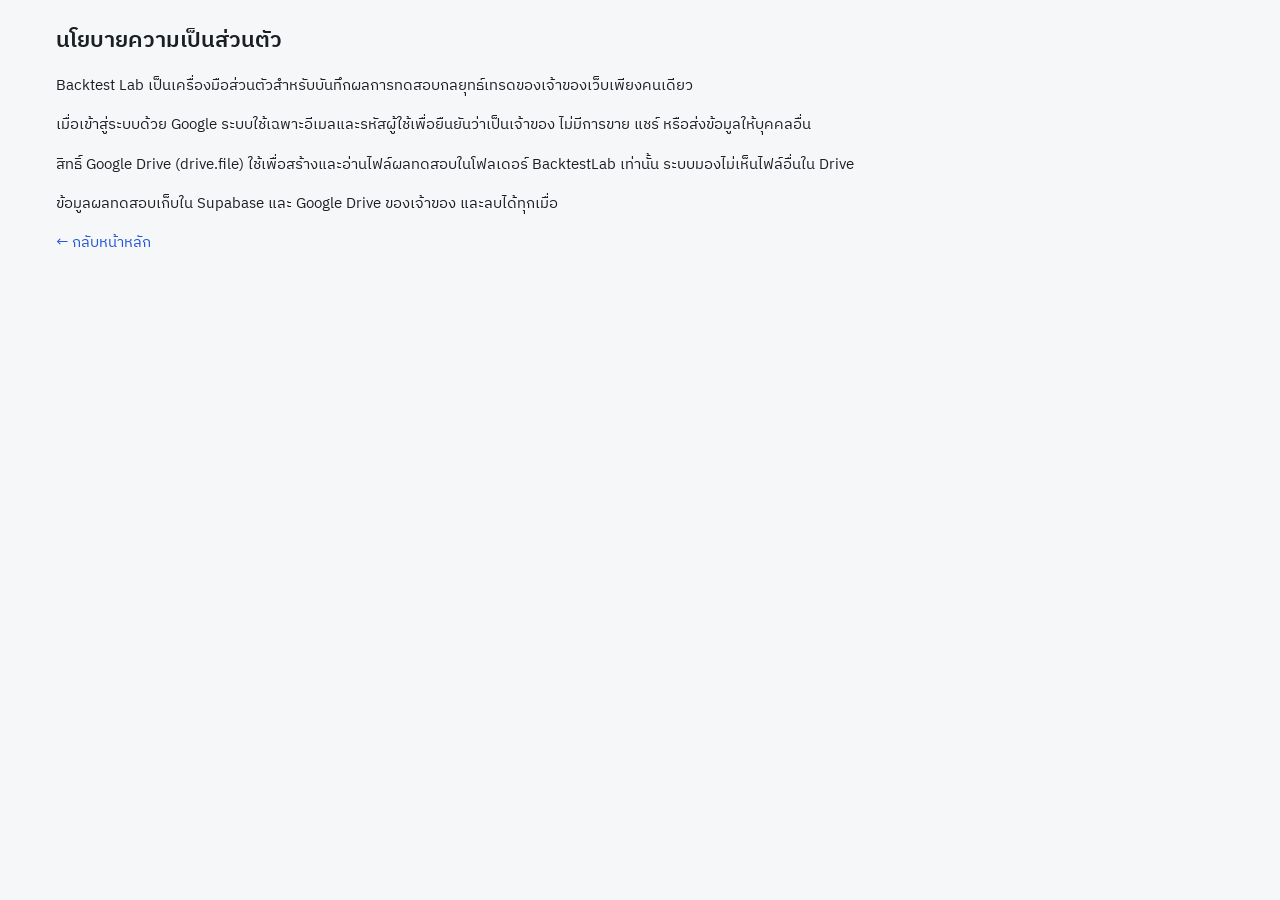
<file: docs/privacy.html>
<!doctype html>
<html lang="th">
<head>
  <meta charset="utf-8">
  <meta name="viewport" content="width=device-width, initial-scale=1">
  <title>Backtest Lab · นโยบายความเป็นส่วนตัว</title>
  <link rel="stylesheet" href="style.css">
</head>
<body>
<main class="stack">
  <h1>นโยบายความเป็นส่วนตัว</h1>
  <p>Backtest Lab เป็นเครื่องมือส่วนตัวสำหรับบันทึกผลการทดสอบกลยุทธ์เทรดของเจ้าของเว็บเพียงคนเดียว</p>
  <p>เมื่อเข้าสู่ระบบด้วย Google ระบบใช้เฉพาะอีเมลและรหัสผู้ใช้เพื่อยืนยันว่าเป็นเจ้าของ ไม่มีการขาย แชร์ หรือส่งข้อมูลให้บุคคลอื่น</p>
  <p>สิทธิ์ Google Drive (drive.file) ใช้เพื่อสร้างและอ่านไฟล์ผลทดสอบในโฟลเดอร์ BacktestLab เท่านั้น ระบบมองไม่เห็นไฟล์อื่นใน Drive</p>
  <p>ข้อมูลผลทดสอบเก็บใน Supabase และ Google Drive ของเจ้าของ และลบได้ทุกเมื่อ</p>
  <p><a href="index.html">← กลับหน้าหลัก</a></p>
</main>
</body>
</html>
</file>
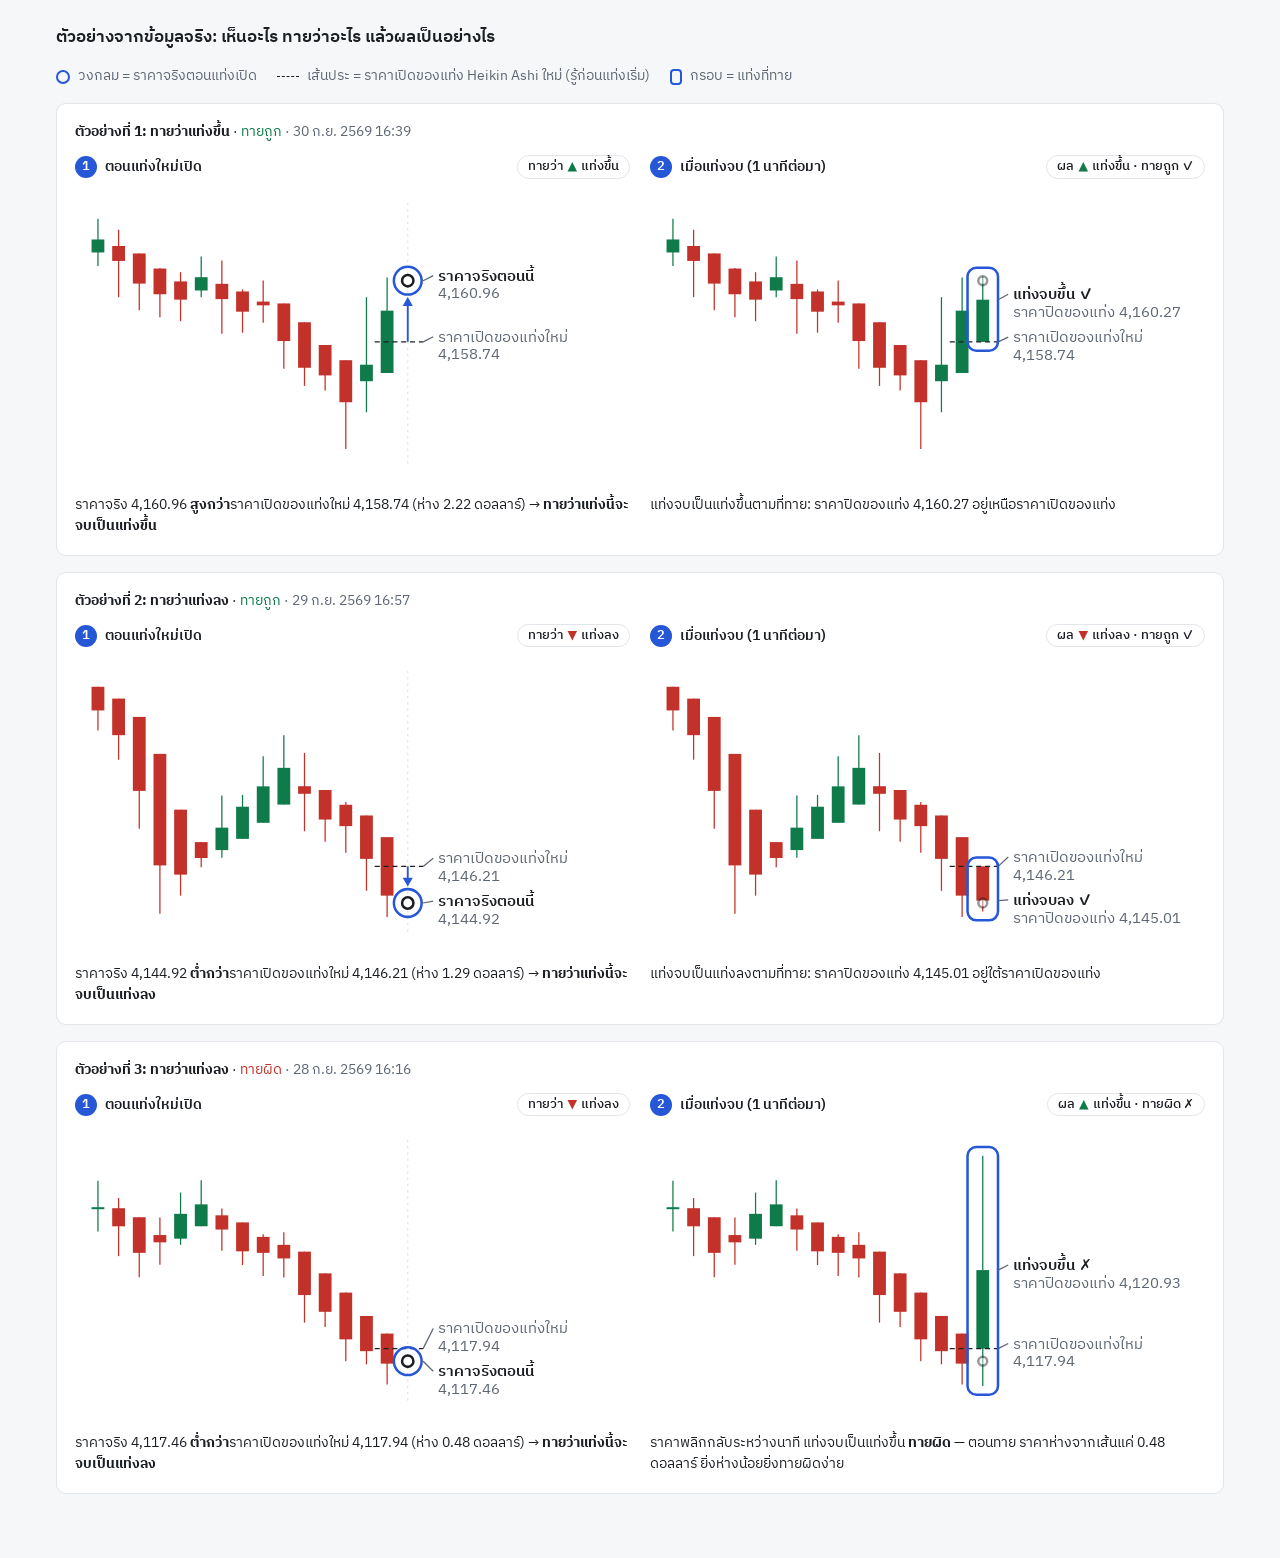
<file: tools/preview/ha-examples.html>
<!doctype html>
<html lang="th">
<head>
  <meta charset="utf-8">
  <meta name="viewport" content="width=device-width, initial-scale=1">
  <title>ทดสอบภาพตัวอย่าง Heikin Ashi</title>
  <link rel="stylesheet" href="/docs/style.css">
</head>
<body>
<!-- หน้าทดสอบในเครื่อง (ไม่อยู่บนเว็บ): tools\serve-docs.ps1 แล้วเปิด http://localhost:8123/tools/preview/ha-examples.html -->
<main class="stack"><section class="stack" id="ha"></section></main>
<script type="module">
import { renderHaExamples } from "/docs/ha-examples.js";
await renderHaExamples(document.getElementById("ha"), "/docs/data/ha-examples.json");
</script>
</body>
</html>
</file>
<file: docs/style.css>
@import url("https://fonts.googleapis.com/css2?family=IBM+Plex+Sans+Thai:wght@400;500;600&family=IBM+Plex+Mono:wght@400;500&display=swap");

:root {
  --bg: #f6f7f9;
  --surface: #ffffff;
  --border: #e2e5ea;
  --ink: #1b1f24;
  --muted: #5d6673;
  --accent: #2557d6;
  --pos: #0f7b4a;
  --neg: #c2322a;
  --warn-bg: #fff5d6;
  --radius: 10px;
  color-scheme: light;
}
@media (prefers-color-scheme: dark) {
  :root {
    --bg: #111418;
    --surface: #181c21;
    --border: #2a3038;
    --ink: #e8ebef;
    --muted: #9aa3ae;
    --accent: #7ea2ff;
    --pos: #4cc38a;
    --neg: #ff7a70;
    --warn-bg: #3a3218;
    color-scheme: dark;
  }
}

* { box-sizing: border-box; }
body {
  margin: 0;
  background: var(--bg);
  color: var(--ink);
  font: 15px/1.55 "IBM Plex Sans Thai", system-ui, sans-serif;
}
main { max-width: 1200px; margin: 0 auto; padding: 24px 16px 64px; }
h1 { font-size: 22px; margin: 0 0 4px; font-weight: 600; }
h2 { font-size: 17px; margin: 0 0 12px; font-weight: 600; }
a { color: var(--accent); text-decoration: none; }
.muted { color: var(--muted); }
.mono, td.num { font-family: "IBM Plex Mono", ui-monospace, monospace; font-size: 13.5px; }
.pos { color: var(--pos); }
.neg { color: var(--neg); }

header.top {
  display: flex; align-items: center; gap: 24px; flex-wrap: wrap;
  padding: 12px 16px; background: var(--surface); border-bottom: 1px solid var(--border);
}
header.top .brand { font-weight: 600; color: var(--ink); }
header.top nav { display: flex; gap: 4px; }
header.top nav a { padding: 6px 10px; border-radius: 6px; color: var(--muted); }
header.top nav a.active { color: var(--ink); background: var(--bg); }
header.top .who { margin-left: auto; display: flex; gap: 12px; align-items: center; font-size: 13px; }

button {
  font: inherit; cursor: pointer; border-radius: 8px; padding: 8px 14px;
  border: 1px solid var(--border); background: var(--surface); color: var(--ink);
}
button.primary { background: var(--accent); border-color: var(--accent); color: #fff; }
button.ghost { padding: 4px 10px; font-size: 13px; }
button.danger { border-color: var(--neg); color: var(--neg); }
button:focus-visible, a:focus-visible, select:focus-visible, input:focus-visible, textarea:focus-visible {
  outline: 2px solid var(--accent); outline-offset: 2px;
}
select, input, textarea {
  font: inherit; color: var(--ink); background: var(--surface);
  border: 1px solid var(--border); border-radius: 8px; padding: 7px 10px;
}

.card { background: var(--surface); border: 1px solid var(--border); border-radius: var(--radius); padding: 18px; }
.stack > * + * { margin-top: 16px; }
.grid { display: grid; gap: 16px; }
.grid.two { grid-template-columns: minmax(0, 1fr) minmax(0, 1fr); }
@media (max-width: 860px) { .grid.two { grid-template-columns: minmax(0, 1fr); } }

.toolbar { display: flex; gap: 8px; flex-wrap: wrap; align-items: center; margin: 16px 0; }
.toolbar .count { margin-left: auto; color: var(--muted); font-size: 13px; }

.table-wrap { overflow-x: auto; background: var(--surface); border: 1px solid var(--border); border-radius: var(--radius); }
table { width: 100%; border-collapse: collapse; font-size: 14px; }
th, td { padding: 9px 12px; text-align: left; border-bottom: 1px solid var(--border); white-space: nowrap; }
th { font-weight: 500; color: var(--muted); font-size: 13px; position: sticky; top: 0; background: var(--surface); }
th.sortable { cursor: pointer; user-select: none; }
th.sorted::after { content: " ↓"; }
th.sorted.asc::after { content: " ↑"; }
td.num, th.num { text-align: right; }
tbody tr.link { cursor: pointer; }
tbody tr.link:hover { background: var(--bg); }
tbody tr:last-child td { border-bottom: 0; }

.stats { display: grid; grid-template-columns: repeat(auto-fit, minmax(140px, 1fr)); gap: 12px; }
.stat { background: var(--surface); border: 1px solid var(--border); border-radius: var(--radius); padding: 12px 14px; }
.stat .label { font-size: 12.5px; color: var(--muted); }
.stat .value { font: 500 20px/1.3 "IBM Plex Mono", ui-monospace, monospace; }

.theory .name { font-size: 18px; font-weight: 600; }
.theory .code { font-family: "IBM Plex Mono", monospace; font-size: 12.5px; color: var(--muted); }
.theory h3 { font-size: 13px; font-weight: 500; color: var(--muted); margin: 16px 0 6px; }
.theory ol, .theory ul { margin: 0; padding-left: 20px; }
.chips { display: flex; flex-wrap: wrap; gap: 6px; }
.chip { border: 1px solid var(--border); border-radius: 999px; padding: 2px 10px; font-size: 13px; }
.chip b { font-family: "IBM Plex Mono", monospace; font-weight: 500; }

.chart-box { position: relative; height: 320px; }

/* สถิติรายวัน / ทฤษฎีกราฟ */
.tabs { display: flex; gap: 6px; flex-wrap: wrap; margin: 16px 0; }
.tabs button[aria-pressed="true"] { background: var(--accent); border-color: var(--accent); color: #fff; }
.split { display: flex; gap: 2px; width: 160px; height: 10px; }
.split span { display: block; height: 100%; }
.split .up { background: var(--pos); border-radius: 4px 0 0 4px; }
.split .down { background: var(--neg); border-radius: 0 4px 4px 0; }
.spark { display: block; width: 168px; height: 36px; }
.spark .line { fill: none; stroke: var(--accent); stroke-width: 1.5; }
.spark .zero { stroke: var(--border); stroke-width: 1; }
.spark .mark { stroke: var(--muted); stroke-width: 1; stroke-dasharray: 2 2; }
.jobs { margin-bottom: 24px; }
.jobs progress { width: 200px; height: 10px; accent-color: var(--accent); vertical-align: middle; }
.examples { display: grid; gap: 16px; grid-template-columns: repeat(auto-fill, minmax(min(100%, 520px), 1fr)); }
.example figcaption { font-size: 13.5px; margin-bottom: 8px; }
.example svg { display: block; width: 100%; height: auto; }
.example .cu { fill: var(--pos); stroke: var(--pos); }
.example .cd { fill: var(--neg); stroke: var(--neg); }
.example .lvl { stroke-width: 1; stroke-dasharray: 4 3; }
.example .entry { stroke: var(--ink); stroke-width: 1; stroke-dasharray: 2 3; }
.example .path { stroke: var(--ink); stroke-width: 1.5; }
.example .dot { fill: var(--surface); stroke: var(--ink); stroke-width: 2; }
.example text { font: 11px "IBM Plex Mono", ui-monospace, monospace; fill: var(--muted); }
/* ภาพตัวอย่างวิธีทายทิศแท่ง Heikin Ashi (ha-examples.js) */
.ha-figs { display: grid; gap: 16px; }
.ha-steps { display: grid; gap: 20px; grid-template-columns: repeat(auto-fit, minmax(min(100%, 340px), 1fr)); margin-top: 12px; }
.ha-step h3 { display: flex; align-items: center; gap: 8px; margin: 0 0 6px; font-size: 14px; font-weight: 600; }
.ha-step .num { display: inline-grid; place-items: center; width: 22px; height: 22px; border-radius: 50%; background: var(--accent); color: var(--surface); font-size: 12.5px; }
.ha-step p { margin: 8px 0 0; font-size: 13.5px; }
.example .ring { fill: none; stroke: var(--accent); stroke-width: 2; }
.example .guide { stroke: var(--border); stroke-width: 1; stroke-dasharray: 2 3; }
.example .leader { fill: none; stroke: var(--muted); stroke-width: 1; }
.example .ha-open { stroke: var(--ink); }
.example .ghost { opacity: .45; }
.example .gap { stroke: var(--accent); stroke-width: 1.5; }
.example .gap-head { fill: var(--accent); }
.ha-badge { margin-left: auto; display: inline-flex; align-items: center; gap: 4px; border: 1px solid var(--border); border-radius: 999px; padding: 1px 10px; font-size: 12.5px; font-weight: 500; white-space: nowrap; }
.example text.lab { font: 12px "IBM Plex Sans Thai", system-ui, sans-serif; fill: var(--muted); }
.example text.lab.strong { fill: var(--ink); font-weight: 600; }
.ha-legend { display: flex; flex-wrap: wrap; gap: 6px 20px; font-size: 13.5px; }
.ha-legend span { display: inline-flex; align-items: center; gap: 8px; }
.ha-legend i { display: inline-block; flex: none; }
.ha-legend .k-ring { width: 14px; height: 14px; border: 2px solid var(--accent); border-radius: 50%; }
.ha-legend .k-dash { width: 22px; border-top: 1px dashed var(--ink); }
.ha-legend .k-box { width: 12px; height: 16px; border: 2px solid var(--accent); border-radius: 4px; }

/* กราฟของเทรดที่เลือกจากรายการเทรด: เกาะขอบบนของจอระหว่างไล่ดูตาราง */
.trade-view:empty { display: none; }
.trade-view { position: sticky; top: 8px; z-index: 5; }
.trade-view figure { max-width: 720px; box-shadow: 0 6px 24px rgb(0 0 0 / .14); }
.trade-view .toolbar { margin: 0 0 8px; }
tbody tr.link { scroll-margin-top: 440px; }
tbody tr.link:focus-visible { outline: 2px solid var(--accent); outline-offset: -2px; }
tbody tr.selected, tbody tr.selected:hover { background: var(--bg); }
tbody tr.selected td:first-child { box-shadow: inset 3px 0 0 var(--accent); }
@media (max-height: 760px) {
  .trade-view { position: static; }
  tbody tr.link { scroll-margin-top: 0; }
}
tr.weak td { color: var(--muted); }
tr.group td { font-weight: 500; background: var(--bg); font-size: 13px; color: var(--muted); }
.tag { border: 1px solid var(--border); border-radius: 6px; padding: 1px 7px; font-size: 12.5px; }
.legend { display: flex; gap: 16px; flex-wrap: wrap; font-size: 13px; color: var(--muted); }
.legend i { display: inline-block; width: 10px; height: 10px; border-radius: 3px; margin-right: 6px; }
.notice { background: var(--warn-bg); border-radius: 8px; padding: 10px 14px; font-size: 14px; }
.error { color: var(--neg); }
.login { max-width: 420px; margin: 12vh auto; text-align: center; }
.login button { margin-top: 16px; }
.empty { padding: 32px; text-align: center; color: var(--muted); }
textarea { width: 100%; min-height: 72px; resize: vertical; }
</file>
